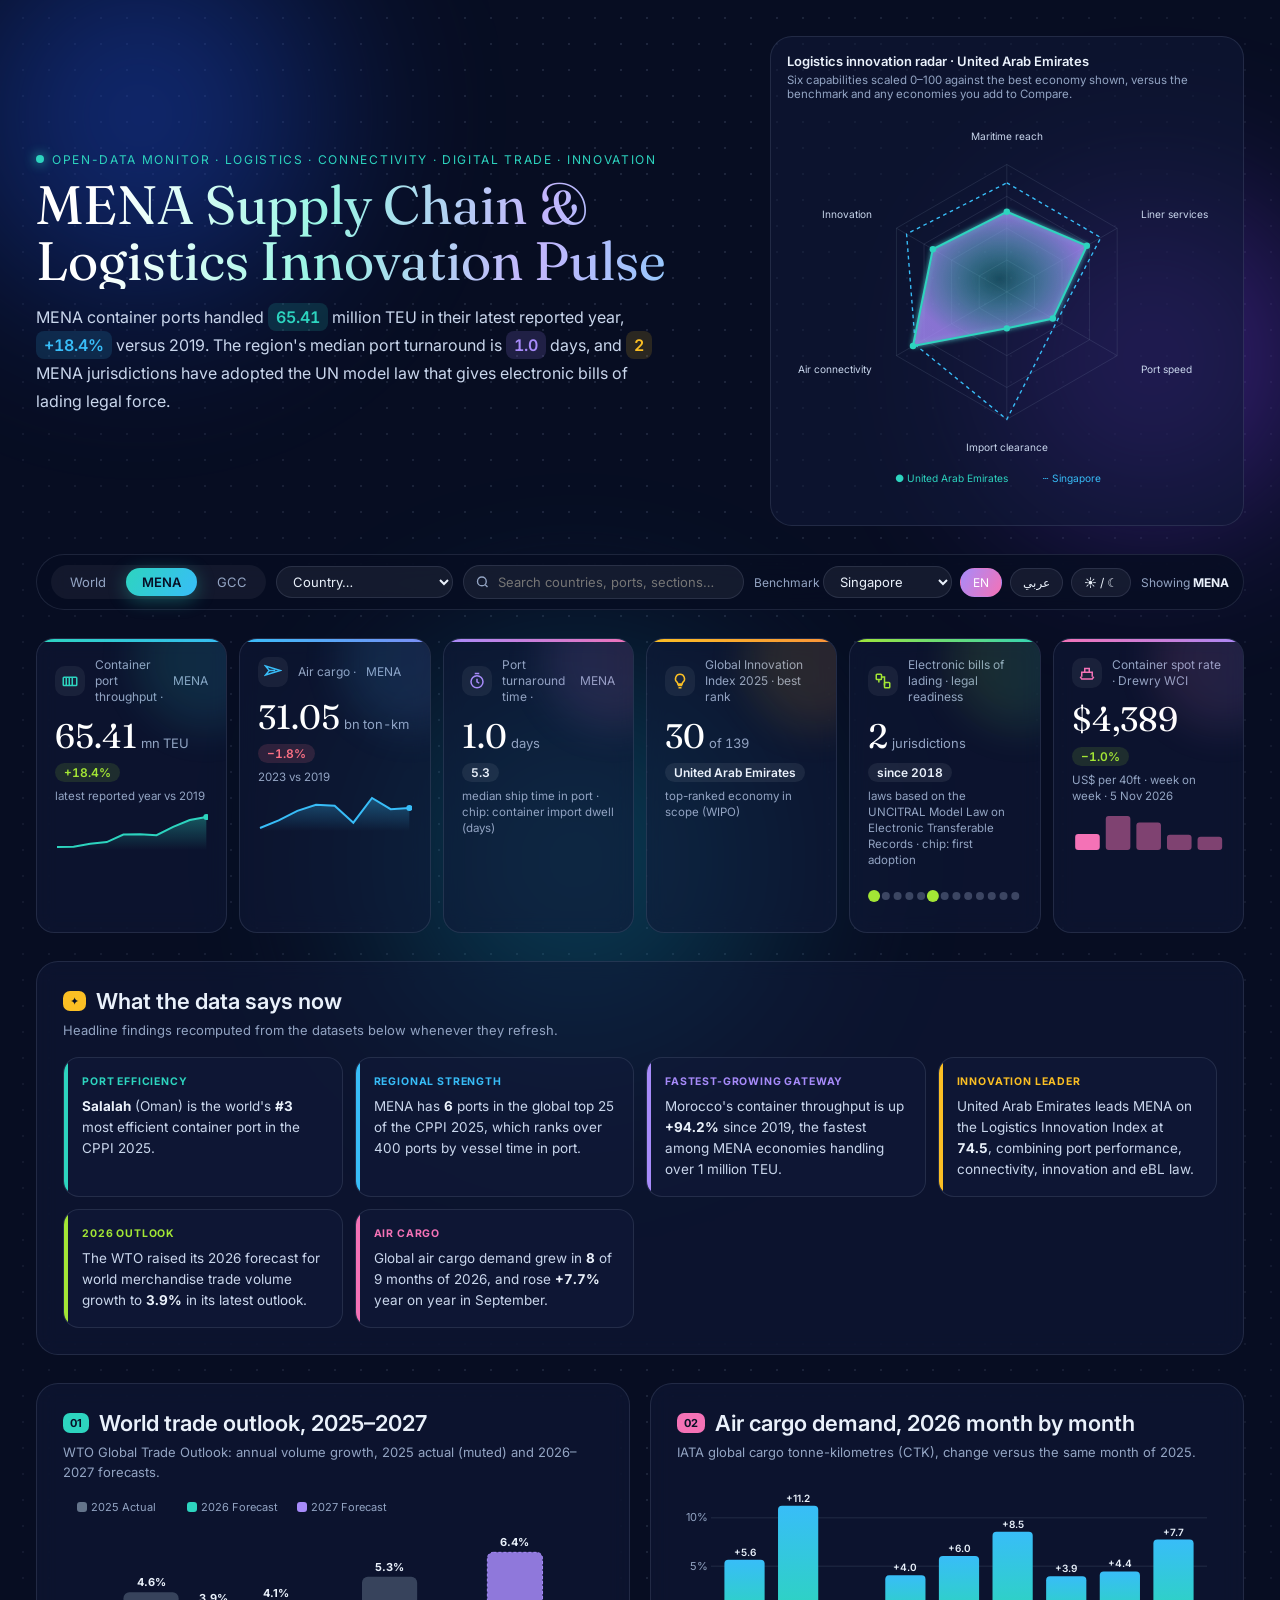
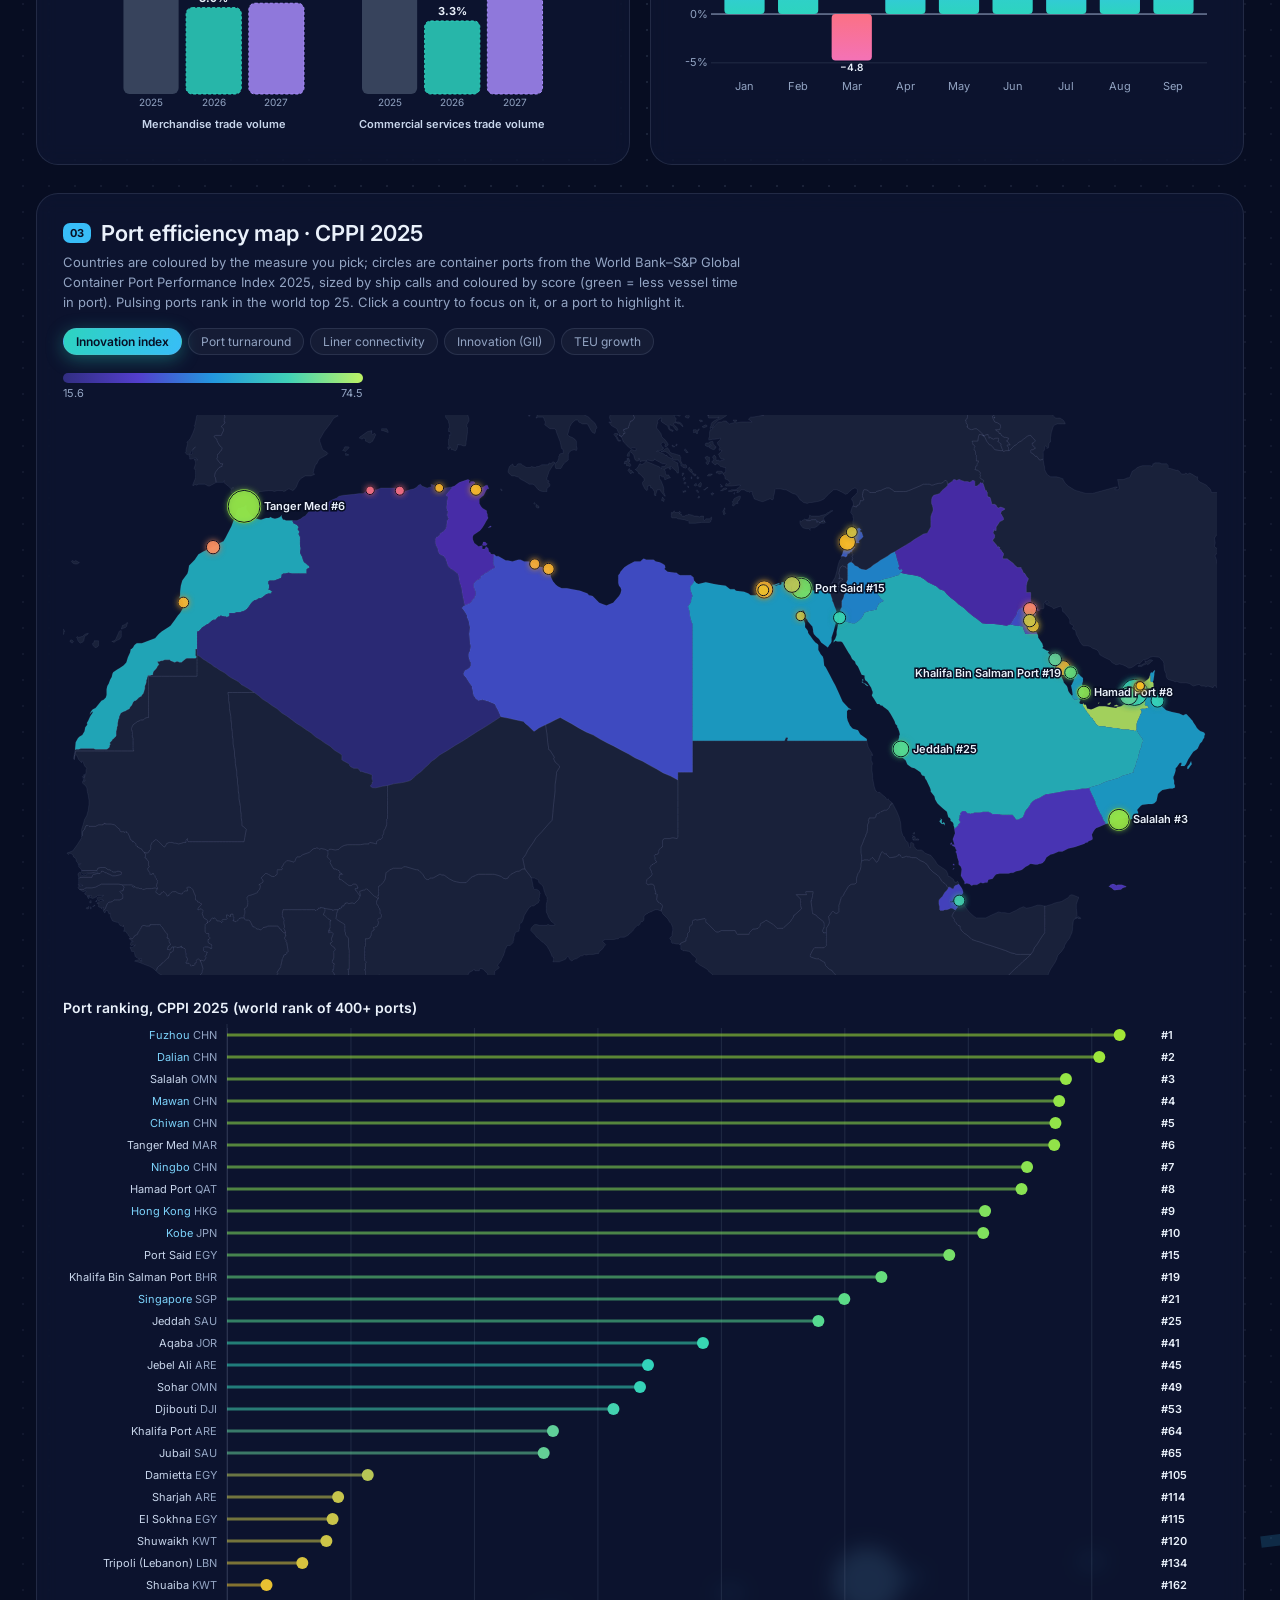
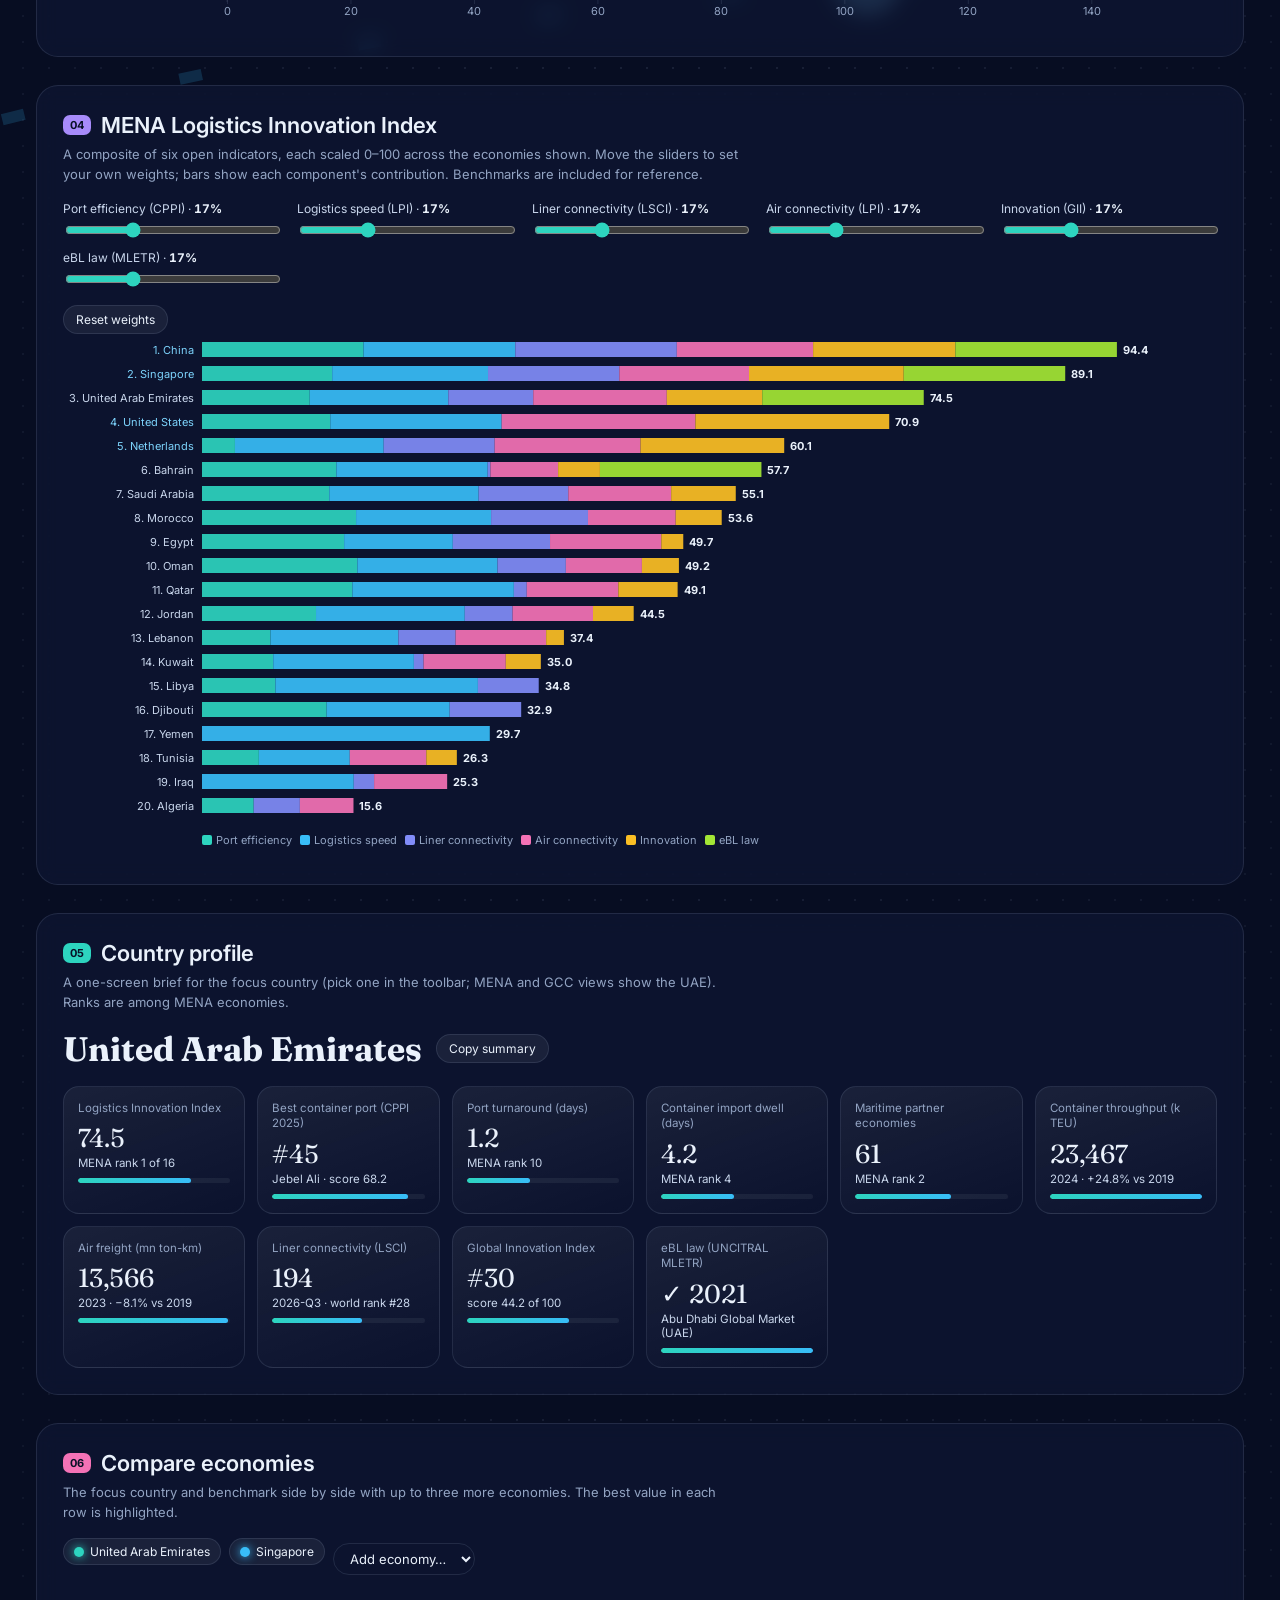
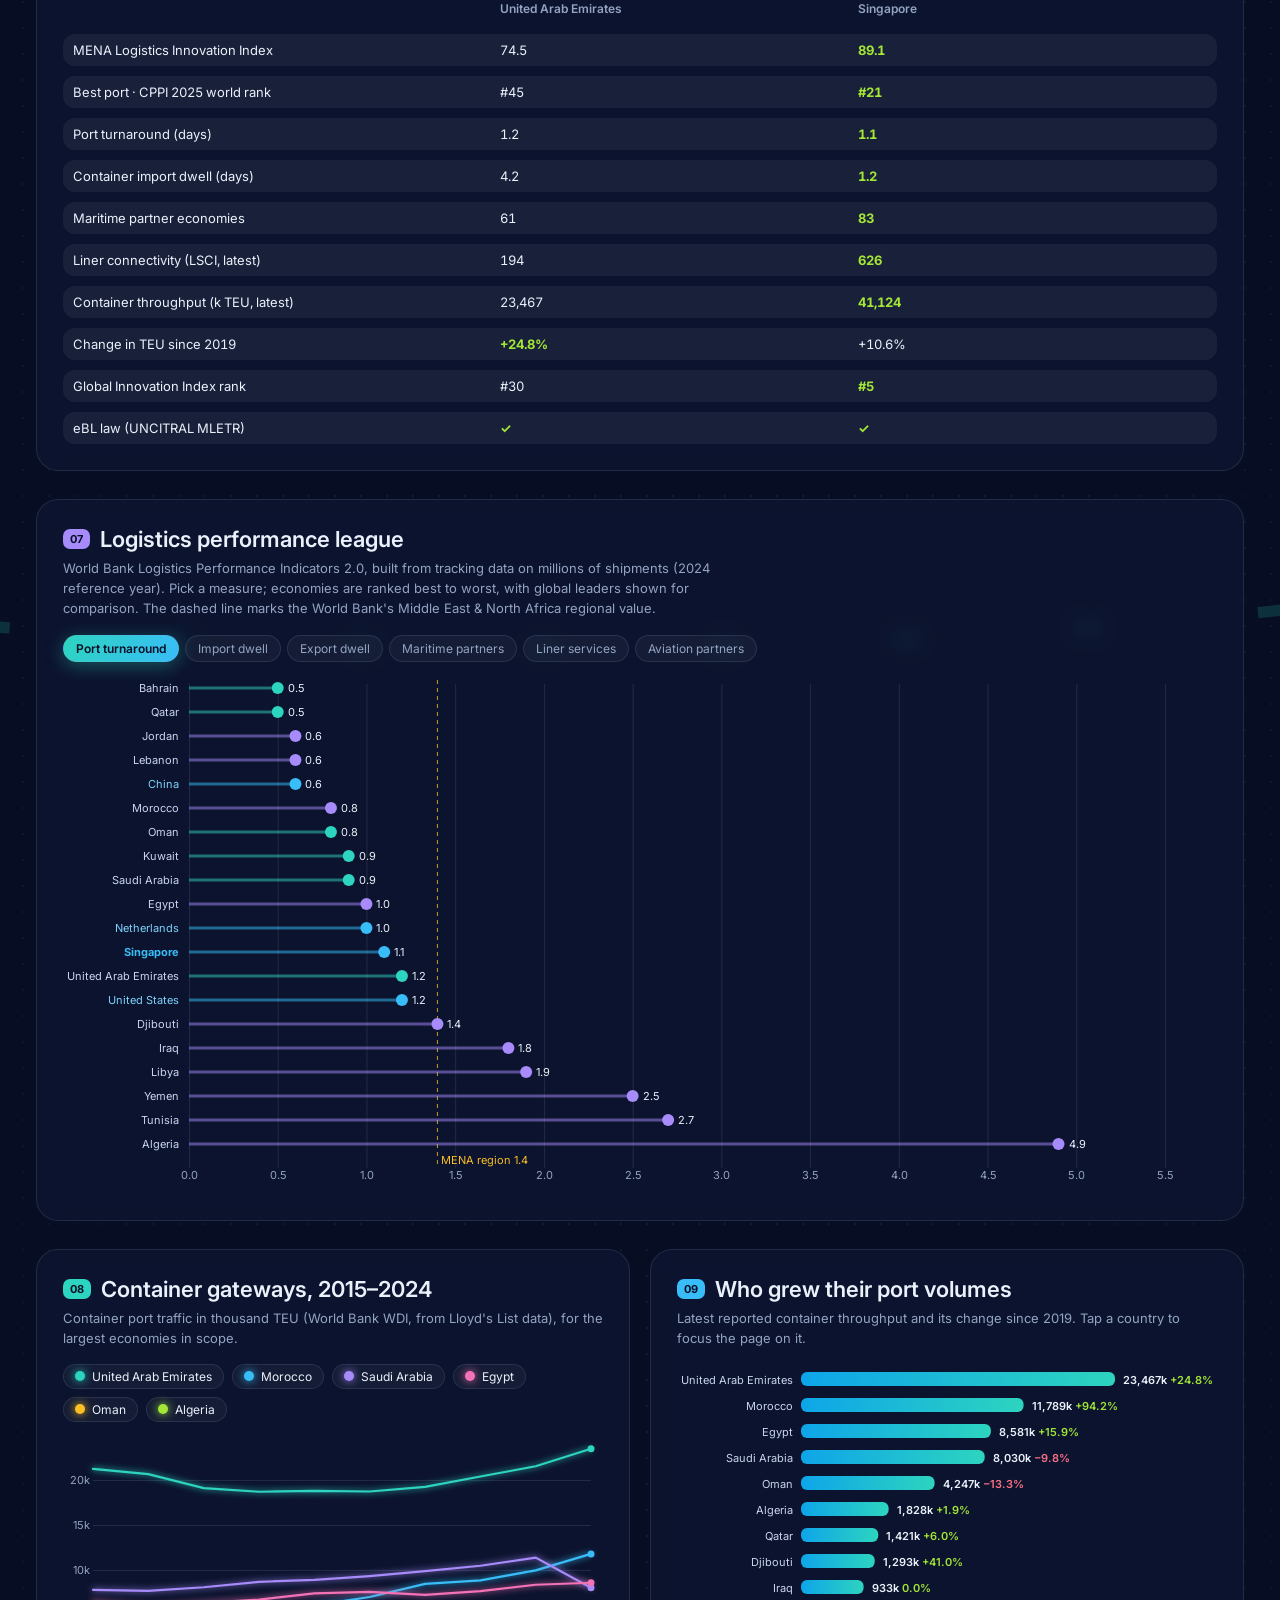
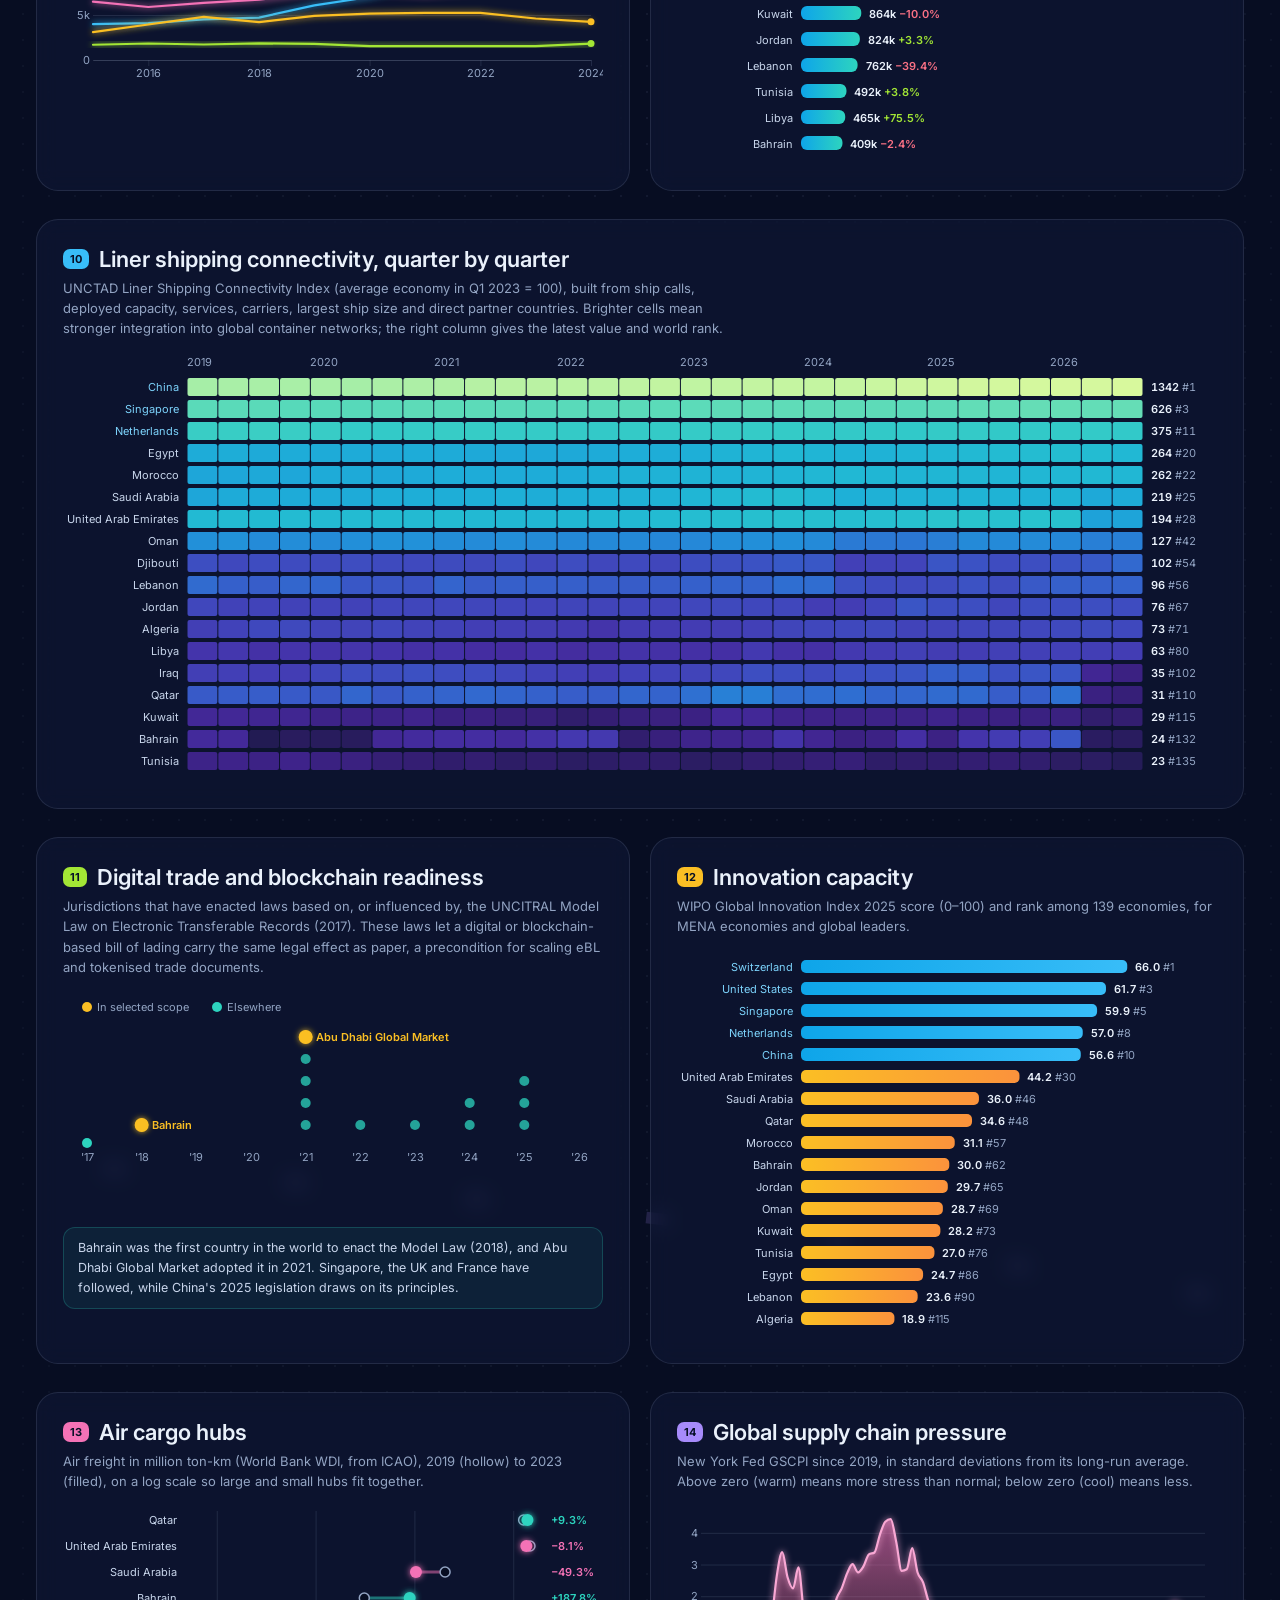
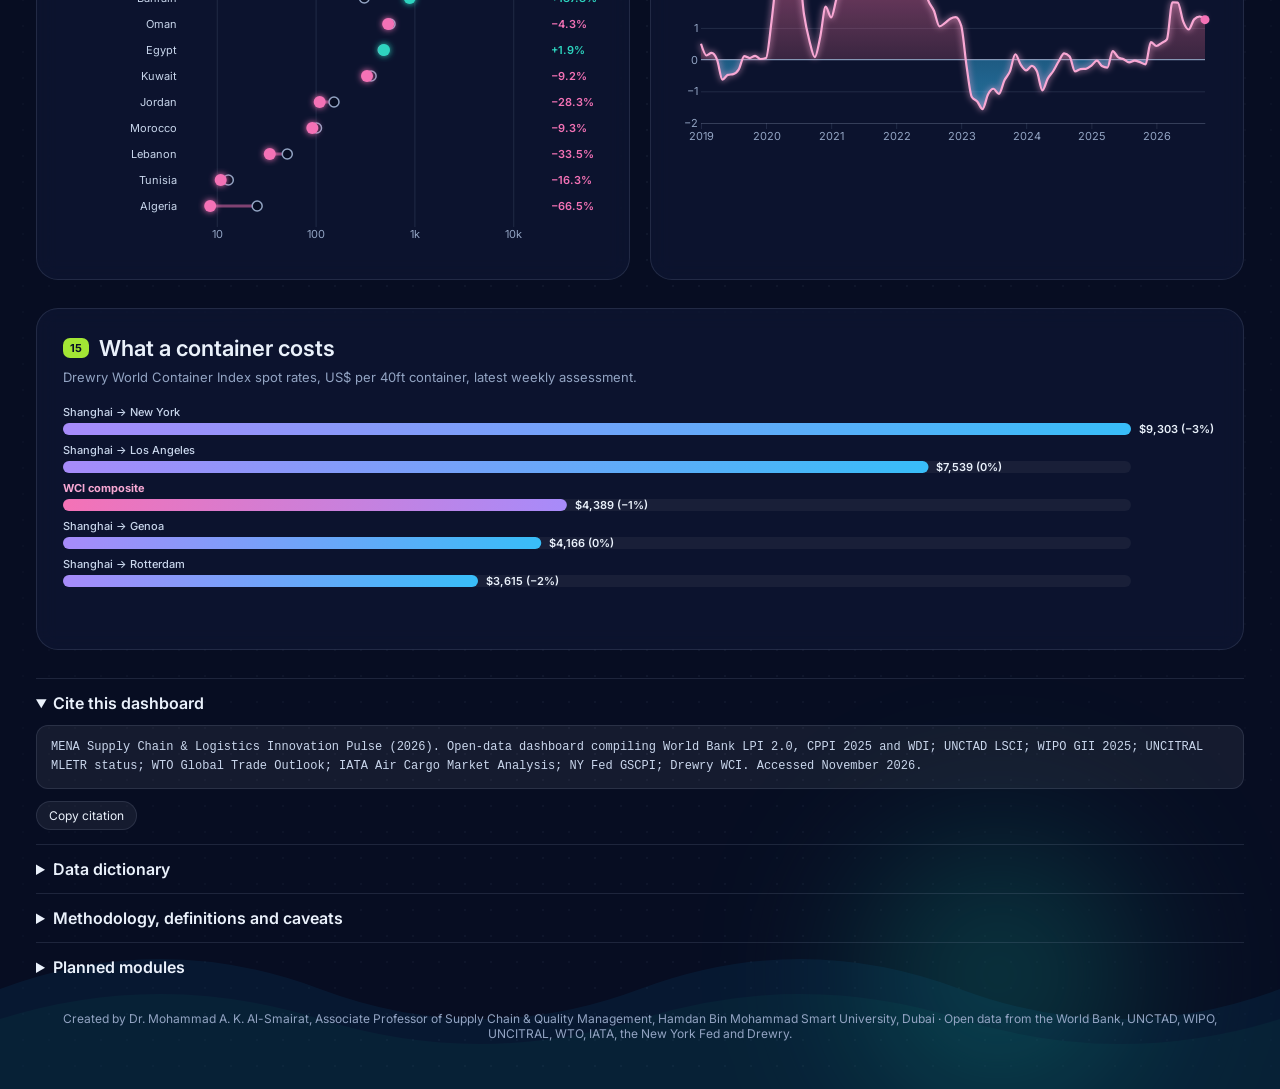
<file: index.html>
<!doctype html>
<html lang="en">
<head>
<meta charset="utf-8">
<meta name="viewport" content="width=device-width, initial-scale=1">
<title>MENA Supply Chain &amp; Logistics Innovation Pulse</title>
<meta name="description" content="Open-data dashboard on supply chain, logistics, port efficiency, connectivity, digital trade and innovation across MENA and the GCC.">
<meta name="author" content="Dr. Mohammad A. K. Al-Smairat">
<meta property="og:title" content="MENA Supply Chain &amp; Logistics Innovation Pulse">
<meta property="og:description" content="Open-data dashboard: port efficiency (CPPI 2025), logistics performance (LPI 2.0), liner connectivity, eBL readiness and innovation across MENA and the GCC.">
<meta property="og:type" content="website">
<meta property="og:url" content="https://mena-logistics-pulse.github.io/">
<meta name="twitter:card" content="summary_large_image">
<meta property="og:image" content="https://mena-logistics-pulse.github.io/preview.png">
<link rel="preconnect" href="https://fonts.googleapis.com"><link rel="stylesheet" href="https://fonts.googleapis.com/css2?family=Inter:wght@400;600;700&family=Fraunces:opsz,wght@9..144,400&family=Noto+Kufi+Arabic:wght@400;600&display=swap">
<link rel="stylesheet" href="style.css">
<style>html,body{margin:0;background:#070d22}.sx{--font-anthropic-sans:Inter,system-ui,sans-serif;--font-anthropic-serif:Fraunces,Georgia,serif}.dash-select{font:inherit;font-size:13px;padding:6px 12px;border:1px solid var(--line);border-radius:999px;background:transparent;color:var(--ink)}.sx-credit{font-size:12px;color:var(--mute);text-align:center;padding:8px 0 0}.sx-credit a{color:var(--teal)}</style>
<script src="d3.v7.min.js"></script>
<script src="runtime.js"></script>
</head>
<body>
<div class="sx" data-read lang="en">
  <div class="sx-bg" aria-hidden="true">
    <div class="sx-grid"></div>
    <div class="sx-blob sx-b1"></div><div class="sx-blob sx-b2"></div><div class="sx-blob sx-b3"></div><div class="sx-blob sx-b4"></div>
    <svg class="sx-net" viewBox="0 0 1200 800" preserveAspectRatio="xMidYMid slice"><g fill="none" stroke="#38bdf8" stroke-width="1" opacity=".35"><path class="sx-flow" stroke-dasharray="2 14" d="M-20 620 C 240 520 360 300 620 280 S 1000 120 1240 160"/><path class="sx-flow" stroke-dasharray="2 14" stroke="#2dd4bf" d="M-20 300 C 200 360 420 520 700 470 S 1080 380 1240 520"/><path class="sx-flow" stroke-dasharray="2 14" stroke="#a78bfa" d="M100 820 C 260 640 520 640 760 700 S 1060 760 1240 640"/></g><g fill="#7dd3fc" opacity=".55"><circle cx="620" cy="280" r="3"/><circle cx="700" cy="470" r="3"/><circle cx="360" cy="400" r="2"/><circle cx="1000" cy="150" r="2.5"/><circle cx="240" cy="560" r="2"/><circle cx="900" cy="410" r="2.5"/></g></svg>
    <svg class="sx-waves" viewBox="0 0 2400 220" preserveAspectRatio="none"><path d="M0 120 Q150 60 300 120 T600 120 T900 120 T1200 120 T1500 120 T1800 120 T2100 120 T2400 120 V220 H0Z" fill="#0ea5e9" opacity=".25"/><path d="M0 150 Q150 100 300 150 T600 150 T900 150 T1200 150 T1500 150 T1800 150 T2100 150 T2400 150 V220 H0Z" fill="#14b8a6" opacity=".22"/></svg>
  </div>


  <header class="sx-hero sx-in" id="overview">
    <div>
      <p class="sx-eyebrow"><span class="sx-dot"></span><span class="en">Open-data monitor · logistics · connectivity · digital trade · innovation</span><span class="ar">مرصد بيانات مفتوحة · اللوجستيات · الربط · التجارة الرقمية · الابتكار</span></p>
      <h1><span class="en">MENA Supply Chain &amp; Logistics Innovation Pulse</span><span class="ar">نبض سلاسل الإمداد والابتكار اللوجستي في الشرق الأوسط وشمال أفريقيا</span></h1>
      <p class="sx-lede"><span class="en">MENA container ports handled <span class="sx-hl t" data-draw="lede-teu" data-source="teu_summary" data-field="teu_latest_m" data-where="key=MENA">—</span> million TEU in their latest reported year, <span class="sx-hl s" data-draw="lede-teu-d" data-source="teu_summary" data-field="change_vs_2019_pct" data-where="key=MENA">—</span> versus 2019. The region's median port turnaround is <span class="sx-hl v" data-draw="lede-tat" data-source="lpi_scope" data-field="port_turnaround_days" data-where="key=MENA">—</span> days, and <span class="sx-hl a" data-draw="lede-ebl" data-source="mletr_scope" data-field="adopters" data-where="key=MENA">—</span> MENA jurisdictions have adopted the UN model law that gives electronic bills of lading legal force.</span><span class="ar">تعاملت موانئ الحاويات في المنطقة مع <span class="sx-hl t" data-draw="lede-teu">—</span> مليون حاوية نمطية في آخر سنة متاحة، بتغيّر <span class="sx-hl s" data-draw="lede-teu-d">—</span> مقارنة بعام 2019. يبلغ وسيط زمن بقاء السفن في الموانئ <span class="sx-hl v" data-draw="lede-tat">—</span> يوم، وتبنّت <span class="sx-hl a" data-draw="lede-ebl">—</span> ولايات قضائية في المنطقة القانون النموذجي الذي يمنح سندات الشحن الإلكترونية قوة قانونية.</span></p>
    </div>
    <div class="sx-radar" id="radar">
      <h3><span class="en">Logistics innovation radar</span><span class="ar">رادار الابتكار اللوجستي</span> · <span data-draw="radar-name">—</span></h3>
      <p><span class="en">Six capabilities scaled 0–100 against the best economy shown, versus the benchmark and any economies you add to Compare.</span><span class="ar">ست قدرات بمقياس 0–100 مقارنة بأفضل اقتصاد، مع الاقتصاد المرجعي وأي اقتصادات تضيفها للمقارنة.</span></p>
      <div class="sx-radar-c" data-draw="radar" data-source="readiness"></div>
    </div>
  </header>

  <div class="sx-bar" id="scope-bar" role="toolbar" aria-label="Scope and tools">
    <div class="sx-seg">
      <button type="button" data-scope="World" aria-pressed="false"><span class="en">World</span><span class="ar">العالم</span></button>
      <button type="button" data-scope="MENA" aria-pressed="true">MENA</button>
      <button type="button" data-scope="GCC" aria-pressed="false"><span class="en">GCC</span><span class="ar">الخليج</span></button>
    </div>
    <select class="dash-select" data-draw="country" aria-label="Country" data-source="lpi"></select>
    <div class="sx-search"><svg class="mag" width="15" height="15" viewBox="0 0 24 24" fill="none" stroke="currentColor" stroke-width="2.2"><circle cx="11" cy="11" r="7"/><path d="M20 20l-3.5-3.5"/></svg><input type="search" data-search placeholder="Search countries, ports, sections…" aria-label="Search countries, ports and sections"><div class="sx-results" data-draw="search-results" role="listbox"></div></div>
    <div class="sx-tools">
      <label class="sx-asof"><span class="en">Benchmark</span><span class="ar">المرجع</span> <select class="dash-select" data-bench aria-label="Benchmark economy"><option value="SGP">Singapore</option><option value="NLD">Netherlands</option><option value="CHN">China</option><option value="USA">United States</option></select></label>
      <button type="button" class="sx-iconbtn" data-lang="en" aria-pressed="true">EN</button>
      <button type="button" class="sx-iconbtn" data-lang="ar" aria-pressed="false">عربي</button>
      <button type="button" class="sx-iconbtn" data-theme-toggle aria-pressed="false" aria-label="Light theme">☀ / ☾</button>
    </div>
    <span class="sx-asof"><span class="en">Showing</span><span class="ar">النطاق</span> <b data-draw="scope-name">—</b></span>
  </div>

  <section class="sx-kpis" id="kpis" aria-label="Headline indicators">
    <div class="sx-card sx-in" id="kpi-teu" style="--acc:linear-gradient(90deg,#2dd4bf,#38bdf8);--accs:#2dd4bf">
      <div class="sx-k-top"><span class="sx-ic"><svg width="18" height="18" viewBox="0 0 24 24" fill="none" stroke="currentColor" stroke-width="2"><rect x="3" y="7" width="18" height="11" rx="1"/><path d="M7 7v11M11 7v11M15 7v11"/></svg></span><span class="en">Container port throughput · </span><span class="ar">إنتاجية موانئ الحاويات · </span><span data-draw="k-teu-scope">—</span></div>
      <span class="sx-k-val"><span data-draw="k-teu" data-source="teu_summary" data-field="teu_latest_m" data-where="key=MENA">—</span><small>mn TEU</small></span>
      <span class="sx-chip" data-draw="k-teu-d" data-source="teu_summary" data-field="change_vs_2019_pct" data-where="key=MENA">—</span>
      <span class="sx-k-unit"><span class="en">latest reported year vs 2019</span><span class="ar">آخر سنة مقارنة بـ 2019</span></span>
      <div class="sx-spark" data-draw="sp-teu" data-source="teu"></div>
    </div>
    <div class="sx-card sx-in" id="kpi-air" style="--acc:linear-gradient(90deg,#38bdf8,#818cf8);--accs:#38bdf8">
      <div class="sx-k-top"><span class="sx-ic"><svg width="18" height="18" viewBox="0 0 24 24" fill="none" stroke="currentColor" stroke-width="2"><path d="M2 16l20-6-20-6 5 6-5 6zM7 10h8"/></svg></span><span class="en">Air cargo · </span><span class="ar">الشحن الجوي · </span><span data-draw="k-air-scope">—</span></div>
      <span class="sx-k-val"><span data-draw="k-air" data-source="air_summary" data-field="air_latest_bn" data-where="key=MENA">—</span><small>bn ton-km</small></span>
      <span class="sx-chip" data-draw="k-air-d" data-source="air_summary" data-field="change_vs_2019_pct" data-where="key=MENA">—</span>
      <span class="sx-k-unit"><span class="en">2023 vs 2019</span><span class="ar">2023 مقارنة بـ 2019</span></span>
      <div class="sx-spark" data-draw="sp-air" data-source="air"></div>
    </div>
    <div class="sx-card sx-in" id="kpi-tat" style="--acc:linear-gradient(90deg,#a78bfa,#f472b6);--accs:#a78bfa">
      <div class="sx-k-top"><span class="sx-ic"><svg width="18" height="18" viewBox="0 0 24 24" fill="none" stroke="currentColor" stroke-width="2"><circle cx="12" cy="13" r="8"/><path d="M12 9v4l3 2M9 2h6"/></svg></span><span class="en">Port turnaround time · </span><span class="ar">زمن بقاء السفن · </span><span data-draw="k-tat-scope">—</span></div>
      <span class="sx-k-val"><span data-draw="k-tat" data-source="lpi_scope" data-field="port_turnaround_days" data-where="key=MENA">—</span><small>days</small></span>
      <span class="sx-chip" data-draw="k-tat-d" data-source="lpi_scope" data-field="import_dwell_days" data-where="key=MENA">—</span>
      <span class="sx-k-unit"><span class="en">median ship time in port · chip: container import dwell (days)</span><span class="ar">وسيط بقاء السفينة · الشارة: مكوث حاويات الاستيراد (أيام)</span></span>
    </div>
    <div class="sx-card sx-in" id="kpi-gii" style="--acc:linear-gradient(90deg,#fbbf24,#fb923c);--accs:#fbbf24">
      <div class="sx-k-top"><span class="sx-ic"><svg width="18" height="18" viewBox="0 0 24 24" fill="none" stroke="currentColor" stroke-width="2"><path d="M9 18h6M10 21h4M12 3a6 6 0 00-4 10.5c.7.7 1 1.5 1 2.5h6c0-1 .3-1.8 1-2.5A6 6 0 0012 3z"/></svg></span><span class="en">Global Innovation Index 2025 · best rank</span><span class="ar">مؤشر الابتكار العالمي 2025 · أفضل ترتيب</span></div>
      <span class="sx-k-val"><span data-draw="k-gii" data-source="gii_scope" data-field="best_rank" data-where="key=MENA">—</span><small>of 139</small></span>
      <span class="sx-chip" data-draw="k-gii-d" data-source="gii_scope" data-field="best_country" data-where="key=MENA">—</span>
      <span class="sx-k-unit"><span class="en">top-ranked economy in scope (WIPO)</span><span class="ar">أعلى اقتصاد ترتيباً في النطاق</span></span>
    </div>
    <div class="sx-card sx-in" id="kpi-ebl" style="--acc:linear-gradient(90deg,#a3e635,#2dd4bf);--accs:#a3e635">
      <div class="sx-k-top"><span class="sx-ic"><svg width="18" height="18" viewBox="0 0 24 24" fill="none" stroke="currentColor" stroke-width="2"><rect x="3" y="3" width="7" height="7" rx="1"/><rect x="14" y="14" width="7" height="7" rx="1"/><path d="M10 6.5h4v11M6.5 10v4"/></svg></span><span class="en">Electronic bills of lading · legal readiness</span><span class="ar">سندات الشحن الإلكترونية · الجاهزية القانونية</span></div>
      <span class="sx-k-val"><span data-draw="k-ebl" data-source="mletr_scope" data-field="adopters" data-where="key=MENA">—</span><small>jurisdictions</small></span>
      <span class="sx-chip" data-draw="k-ebl-d" data-source="mletr_scope" data-field="first_year" data-where="key=MENA">—</span>
      <span class="sx-k-unit"><span class="en">laws based on the UNCITRAL Model Law on Electronic Transferable Records · chip: first adoption</span><span class="ar">قوانين مبنية على قانون الأونسيترال النموذجي للسجلات الإلكترونية القابلة للتحويل · الشارة: أول تبنٍّ</span></span>
      <div class="sx-spark" data-draw="sp-ebl" data-source="mletr"></div>
    </div>
    <div class="sx-card sx-in" id="kpi-wci" style="--acc:linear-gradient(90deg,#f472b6,#a78bfa);--accs:#f472b6">
      <div class="sx-k-top"><span class="sx-ic"><svg width="18" height="18" viewBox="0 0 24 24" fill="none" stroke="currentColor" stroke-width="2"><path d="M3 17l2 3h14l2-3M5 17V11h14v6M9 11V6h6v5"/></svg></span><span class="en">Container spot rate · Drewry WCI</span><span class="ar">سعر شحن الحاوية الفوري · دروري</span></div>
      <span class="sx-k-val" data-draw="k-wci" data-source="wci" data-field="usd_per_feu" data-where="route=WCI composite">—</span>
      <span class="sx-chip" data-draw="k-wci-d" data-source="wci" data-field="week_on_week_pct" data-where="route=WCI composite">—</span>
      <span class="sx-k-unit">US$ per 40ft · week on week · <span data-draw="k-wci-date">—</span></span>
      <div class="sx-spark" data-draw="sp-wci" data-source="wci"></div>
    </div>
  </section>


  <section class="sx-sec" id="insights" style="--acc:var(--amber)">
    <h2><span class="sx-num">✦</span><span class="en">What the data says now</span><span class="ar">ماذا تقول البيانات الآن</span></h2>
    <p class="sx-sub"><span class="en">Headline findings recomputed from the datasets below whenever they refresh.</span><span class="ar">أبرز النتائج، تُحسب تلقائياً من البيانات أدناه عند كل تحديث.</span></p>
    <div class="sx-insights" data-draw="insights" data-source="cppi_country teu_summary mlii wto iata"></div>
  </section>
  <div class="sx-two" id="pulse">
    <section class="sx-sec" id="wto-pulse" style="--acc:var(--teal)">
    <h2><span class="sx-num">01</span><span class="en">World trade outlook, 2025–2027</span><span class="ar">آفاق التجارة العالمية 2025–2027</span></h2>
    <p class="sx-sub"><span class="en">WTO Global Trade Outlook: annual volume growth, 2025 actual (muted) and 2026–2027 forecasts.</span><span class="ar">توقعات منظمة التجارة العالمية لنمو حجم التجارة: 2025 فعلي، و2026–2027 توقعات.</span></p>
    <div class="sx-chart s" data-draw="wto-bars" data-source="wto"></div>
  </section>
  <section class="sx-sec" id="iata-pulse" style="--acc:var(--pink)">
    <h2><span class="sx-num">02</span><span class="en">Air cargo demand, 2026 month by month</span><span class="ar">الطلب على الشحن الجوي شهرياً في 2026</span></h2>
    <p class="sx-sub"><span class="en">IATA global cargo tonne-kilometres (CTK), change versus the same month of 2025.</span><span class="ar">طن-كيلومتر الشحن الجوي العالمي (IATA)، التغير مقارنة بالشهر نفسه من 2025.</span></p>
    <div class="sx-chart s" data-draw="iata-bars" data-source="iata"></div>
  </section>
  </div>

  <section class="sx-sec" id="ports" style="--acc:var(--sky)">
    <h2><span class="sx-num">03</span><span class="en">Port efficiency map · CPPI 2025</span><span class="ar">خريطة كفاءة الموانئ · CPPI 2025</span></h2>
    <p class="sx-sub"><span class="en">Countries are coloured by the measure you pick; circles are container ports from the World Bank–S&amp;P Global Container Port Performance Index 2025, sized by ship calls and coloured by score (green = less vessel time in port). Pulsing ports rank in the world top 25. Click a country to focus on it, or a port to highlight it.</span><span class="ar">تُلوَّن الدول حسب المؤشر المختار؛ والدوائر موانئ حاويات من مؤشر أداء موانئ الحاويات 2025 (البنك الدولي و S&amp;P)، حجمها حسب عدد زيارات السفن ولونها حسب الدرجة. الموانئ النابضة ضمن أفضل 25 عالمياً.</span></p>
    <div class="sx-chips" role="group" aria-label="Map colour">
      <button type="button" data-mapm="mlii" aria-pressed="true"><span class="en">Innovation index</span><span class="ar">مؤشر الابتكار</span></button>
      <button type="button" data-mapm="lpi" aria-pressed="false"><span class="en">Port turnaround</span><span class="ar">زمن بقاء السفن</span></button>
      <button type="button" data-mapm="lsci" aria-pressed="false"><span class="en">Liner connectivity</span><span class="ar">الربط الملاحي</span></button>
      <button type="button" data-mapm="gii" aria-pressed="false"><span class="en">Innovation (GII)</span><span class="ar">الابتكار GII</span></button>
      <button type="button" data-mapm="teu" aria-pressed="false"><span class="en">TEU growth</span><span class="ar">نمو الحاويات</span></button>
    </div>
    <div class="sx-legend" data-draw="map-legend" data-source="mlii lpi lsci_summary gii teu_summary"></div>
    <div class="sx-map" data-draw="map" data-source="geo cppi mlii"></div>
    <h3 class="sx-h3"><span class="en">Port ranking, CPPI 2025 (world rank of 400+ ports)</span><span class="ar">ترتيب الموانئ CPPI 2025</span></h3>
    <div class="sx-chart" data-draw="cppi-rank" data-source="cppi"></div>
  </section>
  <section class="sx-sec" id="index" style="--acc:var(--violet)">
    <h2><span class="sx-num">04</span><span class="en">MENA Logistics Innovation Index</span><span class="ar">مؤشر الابتكار اللوجستي لمنطقة الشرق الأوسط وشمال أفريقيا</span></h2>
    <p class="sx-sub"><span class="en">A composite of six open indicators, each scaled 0–100 across the economies shown. Move the sliders to set your own weights; bars show each component's contribution. Benchmarks are included for reference.</span><span class="ar">مؤشر مركّب من ستة مؤشرات مفتوحة بمقياس 0–100. حرّك المؤشرات لتحديد الأوزان؛ تُظهر الأشرطة مساهمة كل مكوّن.</span></p>
    <div class="sx-sliders">
      <label class="sx-sl"><span><span class="en">Port efficiency (CPPI)</span><span class="ar">كفاءة الموانئ</span> · <b data-draw="wlab" data-k="port_efficiency">—</b></span><input type="range" min="0" max="50" step="1" value="15" data-w="port_efficiency" aria-label="Port efficiency (CPPI) weight"></label>
      <label class="sx-sl"><span><span class="en">Logistics speed (LPI)</span><span class="ar">سرعة اللوجستيات</span> · <b data-draw="wlab" data-k="logistics_speed">—</b></span><input type="range" min="0" max="50" step="1" value="15" data-w="logistics_speed" aria-label="Logistics speed (LPI) weight"></label>
      <label class="sx-sl"><span><span class="en">Liner connectivity (LSCI)</span><span class="ar">الربط الملاحي</span> · <b data-draw="wlab" data-k="liner_connectivity">—</b></span><input type="range" min="0" max="50" step="1" value="15" data-w="liner_connectivity" aria-label="Liner connectivity (LSCI) weight"></label>
      <label class="sx-sl"><span><span class="en">Air connectivity (LPI)</span><span class="ar">الربط الجوي</span> · <b data-draw="wlab" data-k="air_connectivity">—</b></span><input type="range" min="0" max="50" step="1" value="15" data-w="air_connectivity" aria-label="Air connectivity (LPI) weight"></label>
      <label class="sx-sl"><span><span class="en">Innovation (GII)</span><span class="ar">الابتكار</span> · <b data-draw="wlab" data-k="innovation">—</b></span><input type="range" min="0" max="50" step="1" value="15" data-w="innovation" aria-label="Innovation (GII) weight"></label>
      <label class="sx-sl"><span><span class="en">eBL law (MLETR)</span><span class="ar">قانون السند الإلكتروني</span> · <b data-draw="wlab" data-k="ebl_law">—</b></span><input type="range" min="0" max="50" step="1" value="15" data-w="ebl_law" aria-label="eBL law (MLETR) weight"></label>
    </div>
    <button type="button" class="sx-iconbtn" data-wreset><span class="en">Reset weights</span><span class="ar">إعادة الأوزان</span></button>
    <div class="sx-chart" data-draw="mlii" data-source="mlii"></div>
  </section>
  <section class="sx-sec" id="profile" style="--acc:var(--teal)">
    <h2><span class="sx-num">05</span><span class="en">Country profile</span><span class="ar">ملف الدولة</span></h2>
    <p class="sx-sub"><span class="en">A one-screen brief for the focus country (pick one in the toolbar; MENA and GCC views show the UAE). Ranks are among MENA economies.</span><span class="ar">ملخص في شاشة واحدة للدولة المختارة؛ الترتيب بين اقتصادات المنطقة.</span></p>
    <div class="sx-prof-head"><h3 class="sx-prof-name" data-draw="profile-name">—</h3><button type="button" class="sx-iconbtn" data-copy-profile><span class="en">Copy summary</span><span class="ar">نسخ الملخص</span></button></div>
    <div data-draw="profile" data-source="mlii cppi_country lpi teu_summary air_summary lsci_summary gii mletr"></div>
  </section>
  <section class="sx-sec" id="compare" style="--acc:var(--pink)">
    <h2><span class="sx-num">06</span><span class="en">Compare economies</span><span class="ar">مقارنة الاقتصادات</span></h2>
    <p class="sx-sub"><span class="en">The focus country and benchmark side by side with up to three more economies. The best value in each row is highlighted.</span><span class="ar">الدولة المختارة والمرجع جنباً إلى جنب مع حتى ثلاثة اقتصادات أخرى، مع إبراز أفضل قيمة.</span></p>
    <div class="sx-cmpbar"><div class="sx-cmpbar" data-draw="cmp-chips"></div><select class="dash-select" data-draw="cmp-add" aria-label="Add an economy to compare" data-source="lpi"></select></div>
    <div class="sx-tw" data-draw="cmp-grid" data-source="mlii cppi_country lpi teu_summary lsci_summary gii mletr"></div>
  </section>
  <section class="sx-sec" id="performance" style="--acc:var(--violet)">
    <h2><span class="sx-num">07</span><span class="en">Logistics performance league</span><span class="ar">ترتيب الأداء اللوجستي</span></h2>
    <p class="sx-sub">World Bank Logistics Performance Indicators 2.0, built from tracking data on millions of shipments (2024 reference year). Pick a measure; economies are ranked best to worst, with global leaders shown for comparison. The dashed line marks the World Bank's Middle East &amp; North Africa regional value.</p>
    <div class="sx-chips" role="group" aria-label="Measure">
      <button type="button" data-metric="port_turnaround_days" aria-pressed="true">Port turnaround</button>
      <button type="button" data-metric="import_dwell_days" aria-pressed="false">Import dwell</button>
      <button type="button" data-metric="export_dwell_days" aria-pressed="false">Export dwell</button>
      <button type="button" data-metric="maritime_partner_economies" aria-pressed="false">Maritime partners</button>
      <button type="button" data-metric="liner_services" aria-pressed="false">Liner services</button>
      <button type="button" data-metric="aviation_partner_economies" aria-pressed="false">Aviation partners</button>
    </div>
    <div class="sx-chart" data-draw="league" data-source="lpi"></div>
  </section>

  <div class="sx-two">
    <section class="sx-sec" id="teu-trend" style="--acc:var(--teal)">
      <h2><span class="sx-num">08</span><span class="en">Container gateways, 2015–2024</span><span class="ar">بوابات الحاويات 2015–2024</span></h2>
      <p class="sx-sub">Container port traffic in thousand TEU (World Bank WDI, from Lloyd's List data), for the largest economies in scope.</p>
      <div class="sx-legend" data-draw="teu-legend" data-source="teu"></div>
      <div class="sx-chart s" data-draw="teu-lines" data-source="teu"></div>
    </section>
    <section class="sx-sec" id="teu-growth" style="--acc:var(--sky)">
      <h2><span class="sx-num">09</span><span class="en">Who grew their port volumes</span><span class="ar">من نمت أحجام موانئه</span></h2>
      <p class="sx-sub">Latest reported container throughput and its change since 2019. Tap a country to focus the page on it.</p>
      <div class="sx-chart s" data-draw="teu-bars" data-source="teu_summary"></div>
    </section>
  </div>

  <section class="sx-sec" id="connectivity" style="--acc:var(--sky)">
    <h2><span class="sx-num">10</span><span class="en">Liner shipping connectivity, quarter by quarter</span><span class="ar">الربط الملاحي ربعاً بربع</span></h2>
    <p class="sx-sub">UNCTAD Liner Shipping Connectivity Index (average economy in Q1 2023 = 100), built from ship calls, deployed capacity, services, carriers, largest ship size and direct partner countries. Brighter cells mean stronger integration into global container networks; the right column gives the latest value and world rank.</p>
    <div class="sx-chart" data-draw="lsci-heat" data-source="lsci lsci_summary"></div>
  </section>

  <div class="sx-two">
    <section class="sx-sec" id="digital-trade" style="--acc:var(--lime)">
      <h2><span class="sx-num">11</span><span class="en">Digital trade and blockchain readiness</span><span class="ar">جاهزية التجارة الرقمية والبلوك تشين</span></h2>
      <p class="sx-sub">Jurisdictions that have enacted laws based on, or influenced by, the UNCITRAL Model Law on Electronic Transferable Records (2017). These laws let a digital or blockchain-based bill of lading carry the same legal effect as paper, a precondition for scaling eBL and tokenised trade documents.</p>
      <div class="sx-chart s" data-draw="mletr" data-source="mletr"></div>
      <p class="sx-note">Bahrain was the first country in the world to enact the Model Law (2018), and Abu Dhabi Global Market adopted it in 2021. Singapore, the UK and France have followed, while China's 2025 legislation draws on its principles.</p>
    </section>
    <section class="sx-sec" id="innovation" style="--acc:var(--amber)">
      <h2><span class="sx-num">12</span><span class="en">Innovation capacity</span><span class="ar">القدرة على الابتكار</span></h2>
      <p class="sx-sub">WIPO Global Innovation Index 2025 score (0–100) and rank among 139 economies, for MENA economies and global leaders.</p>
      <div class="sx-chart s" data-draw="gii-bars" data-source="gii"></div>
    </section>
  </div>

  <div class="sx-two">
    <section class="sx-sec" id="air-cargo" style="--acc:var(--pink)">
      <h2><span class="sx-num">13</span><span class="en">Air cargo hubs</span><span class="ar">مراكز الشحن الجوي</span></h2>
      <p class="sx-sub">Air freight in million ton-km (World Bank WDI, from ICAO), 2019 (hollow) to 2023 (filled), on a log scale so large and small hubs fit together.</p>
      <div class="sx-chart s" data-draw="air-bars" data-source="air_summary"></div>
    </section>
    <section class="sx-sec" id="pressure" style="--acc:var(--violet)">
      <h2><span class="sx-num">14</span><span class="en">Global supply chain pressure</span><span class="ar">ضغط سلاسل الإمداد العالمية</span></h2>
      <p class="sx-sub">New York Fed GSCPI since 2019, in standard deviations from its long-run average. Above zero (warm) means more stress than normal; below zero (cool) means less.</p>
      <div class="sx-chart s" data-draw="gscpi-chart" data-source="gscpi"></div>
    </section>
  </div>

  <section class="sx-sec" id="freight" style="--acc:var(--lime)">
    <h2><span class="sx-num">15</span><span class="en">What a container costs</span><span class="ar">كلفة شحن الحاوية</span></h2>
    <p class="sx-sub">Drewry World Container Index spot rates, US$ per 40ft container, latest weekly assessment.</p>
    <div class="sx-chart s" data-draw="wci-bars" data-source="wci"></div>
  </section>


  <footer class="sx-foot" id="cite">
    <details open>
      <summary><span class="en">Cite this dashboard</span><span class="ar">الاستشهاد بهذه اللوحة</span></summary>
      <p class="sx-cite en">MENA Supply Chain &amp; Logistics Innovation Pulse (2026). Open-data dashboard compiling World Bank LPI 2.0, CPPI 2025 and WDI; UNCTAD LSCI; WIPO GII 2025; UNCITRAL MLETR status; WTO Global Trade Outlook; IATA Air Cargo Market Analysis; NY Fed GSCPI; Drewry WCI. Accessed November 2026.</p>
      <p class="sx-cite ar">نبض سلاسل الإمداد والابتكار اللوجستي في الشرق الأوسط وشمال أفريقيا (2026). لوحة بيانات مفتوحة تجمع مؤشرات البنك الدولي (LPI 2.0، CPPI 2025، WDI)، والأونكتاد (LSCI)، والويبو (GII 2025)، والأونسيترال (MLETR)، ومنظمة التجارة العالمية، وإياتا، والاحتياطي الفيدرالي في نيويورك (GSCPI)، ودروري (WCI). تاريخ الاطلاع: نوفمبر 2026.</p>
      <button type="button" class="sx-iconbtn" data-copy-cite><span class="en">Copy citation</span><span class="ar">نسخ المرجع</span></button>
    </details>
    <details>
      <summary><span class="en">Data dictionary</span><span class="ar">قاموس البيانات</span></summary>
      <div class="sx-tw"><table class="sx-dict"><thead><tr><th>Dataset</th><th>Publisher</th><th>Measures</th><th>Coverage</th><th>Frequency</th></tr></thead><tbody><tr><td><b>LPI 2.0</b></td><td>World Bank</td><td>Port turnaround, import/export dwell (days, median); maritime and aviation partner economies; liner services</td><td>2024 data, 2025 release</td><td>Shipment tracking</td></tr><tr><td><b>CPPI 2025</b></td><td>World Bank &amp; S&amp;P Global Market Intelligence</td><td>Port score (higher = less vessel time in port); world rank; ship calls</td><td>2025</td><td>Annual</td></tr><tr><td><b>Container port traffic (IS.SHP.GOOD.TU)</b></td><td>World Bank WDI / Lloyd's List</td><td>TEU (thousand)</td><td>2015–2024</td><td>Annual</td></tr><tr><td><b>Air freight (IS.AIR.GOOD.MT.K1)</b></td><td>World Bank WDI / ICAO</td><td>Million ton-km</td><td>2015–2023</td><td>Annual</td></tr><tr><td><b>LSCI</b></td><td>UNCTADstat</td><td>Index, average economy Q1 2023 = 100; world rank</td><td>2019 Q1 – 2026 Q3</td><td>Quarterly</td></tr><tr><td><b>Global Innovation Index</b></td><td>WIPO</td><td>Score 0–100; rank of 139</td><td>2025</td><td>Annual</td></tr><tr><td><b>MLETR status</b></td><td>UNCITRAL</td><td>Jurisdictions enacting the Model Law on Electronic Transferable Records; year</td><td>2017–2025</td><td>On change</td></tr><tr><td><b>Global Trade Outlook</b></td><td>WTO</td><td>Merchandise and services trade volume growth (%)</td><td>2025–2027</td><td>Twice a year</td></tr><tr><td><b>Air Cargo Market Analysis</b></td><td>IATA</td><td>Global CTK, % change year on year</td><td>Jan–Sep 2026</td><td>Monthly</td></tr><tr><td><b>GSCPI</b></td><td>Federal Reserve Bank of New York</td><td>Standard deviations from average</td><td>2019–2026</td><td>Monthly</td></tr><tr><td><b>World Container Index</b></td><td>Drewry</td><td>US$ per 40ft container, spot</td><td>Latest week</td><td>Weekly</td></tr><tr><td><b>MENA Logistics Innovation Index</b></td><td>This dashboard</td><td>Composite 0–100 of six components above</td><td>Latest available</td><td>On refresh</td></tr></tbody></table></div>
    </details>
    <details>
      <summary><span class="en">Methodology, definitions and caveats</span><span class="ar">المنهجية والتعريفات</span></summary>
      <ul>
        <li><b>MENA Logistics Innovation Index</b>: six components, each min–max scaled 0–100 across the economies shown — port efficiency (best CPPI 2025 port score), logistics speed (LPI port turnaround plus a quarter of import dwell, inverted), liner connectivity (log of latest LSCI), air connectivity (LPI aviation partner economies), innovation (GII 2025 score) and eBL law (100 if MLETR enacted, else 0). Missing components are left out and the remaining weights re-scaled. Default weights are equal, matching the score used for ranks in profile, compare and insights.</li>
        <li><b>CPPI 2025</b> scores ports on vessel time in port relative to expected time for ship size and call size; higher is better, and negative scores mean slower than expected. Ports with too few calls are not ranked.</li>
        <li><b>LPI 2.0</b> (World Bank, 2025 edition, 2024 data): turnaround and dwell times are medians in days (lower is better).</li>
        <li><b>Container throughput</b> uses each economy's latest reported year in WDI; MENA and GCC totals sum economies that report both that year and 2019.</li>
        <li><b>LSCI</b> is UNCTAD's quarterly index; values are relative to the average economy in Q1 2023 = 100.</li>
        <li><b>WTO and IATA</b> figures are global. 2026–2027 WTO values are forecasts and will be revised.</li>
        <li><b>eBL readiness</b> lists enactments reported by the UNCITRAL Secretariat.</li>
      </ul>
    </details>
    <details>
      <summary><span class="en">Planned modules</span><span class="ar">وحدات قادمة</span></summary>
      <div class="sx-road">
        <div><h3>Trade flows</h3><p>UN Comtrade and WTO Stats imports and exports by partner and product.</p></div>
        <div><h3>Paperless trade scores</h3><p>UN Global Survey on Digital and Sustainable Trade Facilitation, once 2025 results publish.</p></div>
        <div><h3>Blockchain programmes tracker</h3><p>National single windows, eBL platforms and blockchain trade pilots across the GCC.</p></div>
        <div><h3>Port congestion index</h3><p>Monthly vessel waiting-time indicators where open data allow.</p></div>
      </div>
    </details>
    <p class="sx-credit">Created by Dr. Mohammad A. K. Al-Smairat, Associate Professor of Supply Chain &amp; Quality Management, Hamdan Bin Mohammad Smart University, Dubai · Open data from the World Bank, UNCTAD, WIPO, UNCITRAL, WTO, IATA, the New York Fed and Drewry.</p>
  </footer>
</div>
<script src="calcs.js"></script>
<script src="core.js"></script>
<script src="charts.js"></script>
<script src="extra.js"></script>
</body>
</html>
</file>
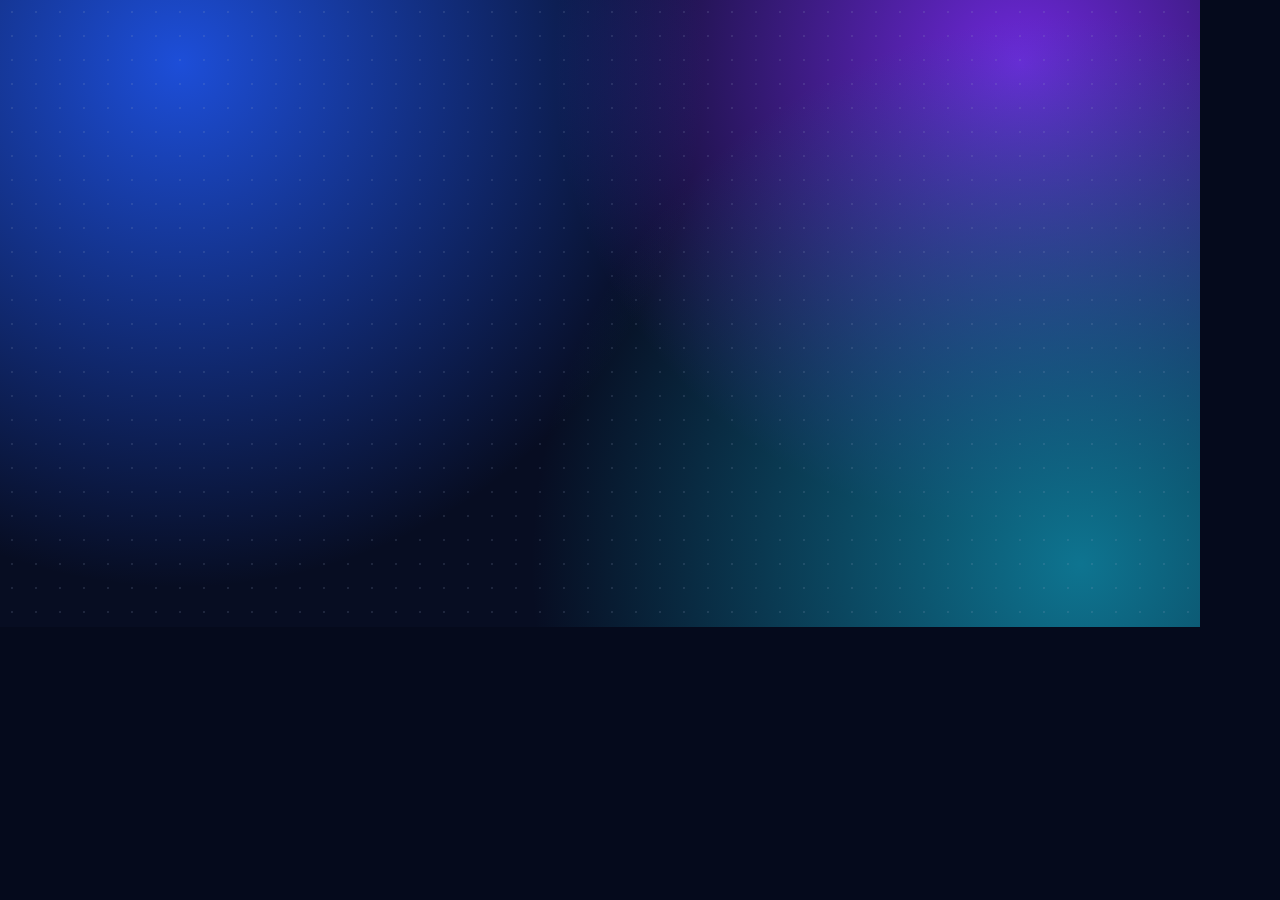
<file: insights/card.html>
<!doctype html>
<html lang="en"><head><meta charset="utf-8"><title>MENA Logistics Pulse infographic</title><meta name="robots" content="noindex">
<link rel="stylesheet" href="https://fonts.googleapis.com/css2?family=Inter:wght@400;600;800&family=Noto+Kufi+Arabic:wght@400;700;800&display=swap">
<style>
*{box-sizing:border-box}body{margin:0;background:#050a1c;font-family:Inter,system-ui,sans-serif;color:#eaf1fb}
.card{position:relative;width:1200px;height:627px;overflow:hidden;background:radial-gradient(circle at 15% 10%,#1d4ed8 0,transparent 45%),radial-gradient(circle at 90% 90%,#0e7490 0,transparent 45%),radial-gradient(circle at 85% 10%,#6d28d9 0,transparent 40%),#070d22;padding:38px 48px}
.card:before{content:"";position:absolute;inset:0;background-image:radial-gradient(rgba(148,163,195,.16) 1px,transparent 1.2px);background-size:24px 24px}
.top{position:relative;display:flex;justify-content:space-between;align-items:center;font-size:15px;letter-spacing:.12em;text-transform:uppercase;color:#2dd4bf;font-weight:600}
.top .ar{font-family:'Noto Kufi Arabic';letter-spacing:0;text-transform:none;font-size:17px}
.flag{display:none;width:34px;height:22px;margin-right:10px;vertical-align:-5px;border-radius:3px;overflow:hidden}.flag.on{display:inline-flex}
.flag i{display:block}.flag .r{width:9px;background:#ef3340}.flag .s{flex:1;display:flex;flex-direction:column}.flag .s i{flex:1}
.mid{position:relative;display:grid;grid-template-columns:1fr 1fr;gap:30px;margin-top:18px}
.big{font-weight:800;font-size:112px;line-height:.9;background:linear-gradient(100deg,#fde68a,#fbbf24 40%,#2dd4bf);-webkit-background-clip:text;background-clip:text;color:transparent}
.unit{font-size:24px;font-weight:600;margin-top:8px}
.unit-ar{font-family:'Noto Kufi Arabic';direction:rtl;font-size:24px;font-weight:700;margin-top:6px;color:#c9d6ec}
.chip{display:inline-block;margin-top:18px;padding:8px 16px;border-radius:999px;background:rgba(163,230,53,.14);color:#a3e635;font-weight:800;font-size:22px}
.chip span{font-family:'Noto Kufi Arabic';font-weight:700;margin-left:10px;font-size:18px}
.bars{display:flex;flex-direction:column;gap:9px;margin-top:4px}
.bar{display:grid;grid-template-columns:120px 1fr 80px;align-items:center;gap:10px;font-size:16px;color:#c9d6ec}
.bar b{display:block;height:24px;border-radius:7px;background:linear-gradient(90deg,#0ea5e9,#2dd4bf)}
.bar.hi{color:#fff;font-weight:800}.bar.hi b{background:linear-gradient(90deg,#f59e0b,#fde68a);box-shadow:0 0 22px rgba(251,191,36,.55)}
.bar em{font-style:normal;font-weight:700;color:#a3e635;text-align:right}
.cap{font-size:14px;color:#93a4c3;margin-bottom:6px}.cap .ar{font-family:'Noto Kufi Arabic';float:right}
.msg{position:relative;display:grid;grid-template-columns:1fr 1fr;gap:30px;margin-top:16px;font-size:19px;line-height:1.45}
.msg .ar{font-family:'Noto Kufi Arabic';direction:rtl;text-align:right;font-size:20px;line-height:1.6}
.foot{position:absolute;left:48px;right:48px;bottom:20px;display:flex;justify-content:space-between;font-size:12.5px;color:#93a4c3;border-top:1px solid rgba(148,163,195,.2);padding-top:12px}
.foot b{color:#2dd4bf}
.tiles{position:relative;display:grid;grid-template-columns:repeat(3,1fr);gap:16px;margin-top:22px}.tile{padding:14px 18px;border-radius:16px;background:rgba(17,27,58,.6);border:1px solid rgba(148,163,195,.2)}.tile .n{font-size:30px;font-weight:800;color:#2dd4bf}.tile .t{font-size:15px;color:#c9d6ec;margin-top:2px}.tile .a{font-family:'Noto Kufi Arabic';direction:rtl;text-align:right;font-size:14px;color:#93a4c3;margin-top:4px}
</style></head>
<body><div class="card" id="c"></div>
<script>
/* Data comes from the URL hash: #<base64url(JSON)>. Fields: flag ("uae" or ""), k_en, k_ar, big, u_en, u_ar, chip_en, chip_ar, cap_en, cap_ar, bars [{l,v,t,hi}], m_en, m_ar (may contain <b>), tiles [{n,t,a}], src */
function dec(h){h=h.replace(/-/g,'+').replace(/_/g,'/');while(h.length%4)h+='=';return JSON.parse(decodeURIComponent(escape(atob(h))))}
var D=dec(location.hash.slice(1)),E=function(t){return String(t==null?'':t).replace(/&/g,'&amp;').replace(/</g,'&lt;')};
var mx=Math.max.apply(null,D.bars.map(function(b){return +b.v}));
var flag=D.flag==='uae'?'<span class="flag on"><i class="r"></i><span class="s"><i style="background:#00843d"></i><i style="background:#fff"></i><i style="background:#000"></i></span></span>':'';
document.getElementById('c').innerHTML=
'<div class="top"><div>'+flag+E(D.k_en)+'</div><div class="ar">'+E(D.k_ar)+'</div></div>'+
'<div class="mid"><div><div class="big">'+E(D.big)+'</div><div class="unit">'+E(D.u_en)+'</div><div class="unit-ar">'+E(D.u_ar)+'</div><div class="chip">'+E(D.chip_en)+' <span>'+E(D.chip_ar)+'</span></div></div>'+
'<div><div class="cap">'+E(D.cap_en)+'<span class="ar">'+E(D.cap_ar)+'</span></div><div class="bars">'+D.bars.map(function(b){return '<div class="bar'+(b.hi?' hi':'')+'"><span>'+E(b.l)+'</span><b style="width:'+Math.max(3,b.v/mx*100)+'%"></b><em>'+E(b.t)+'</em></div>'}).join('')+'</div></div></div>'+
'<div class="msg"><div>'+D.m_en+'</div><div class="ar">'+D.m_ar+'</div></div>'+
'<div class="tiles">'+(D.tiles||[]).map(function(t){return '<div class="tile"><div class="n">'+E(t.n)+'</div><div class="t">'+E(t.t)+'</div><div class="a">'+E(t.a)+'</div></div>'}).join('')+'</div>'+
'<div class="foot"><span><b>MENA Supply Chain &amp; Logistics Innovation Pulse</b> · mena-logistics-pulse.github.io</span><span>Source: '+E(D.src)+' · Dr. Mohammad A.K. Alsmairat</span></div>';
</script></body></html>
</file>
<file: style.css>
#dash-root{--dash-gutter:0}
.sx{--ink:#eaf1fb;--ink2:#c9d6ec;--mute:#93a4c3;--bg:#070d22;--pop:rgba(10,18,44,.94);--track:rgba(255,255,255,.06);--line:rgba(148,163,195,.16);--glass:rgba(17,27,58,.55);--teal:#2dd4bf;--sky:#38bdf8;--violet:#a78bfa;--pink:#f472b6;--amber:#fbbf24;--coral:#fb7185;--lime:#a3e635;--orange:#fb923c;
position:relative;isolation:isolate;overflow:hidden;background:var(--bg);color:var(--ink);transition:background .6s,color .6s;font-family:var(--font-anthropic-sans);padding:clamp(16px,3vw,36px);display:flex;flex-direction:column;gap:28px;min-height:100vh}
.sx-bg{position:absolute;inset:0;z-index:-1;overflow:hidden;pointer-events:none}
.sx-blob{position:absolute;border-radius:50%;filter:blur(70px);opacity:.55}
.sx-b1{width:46vw;height:46vw;left:-12vw;top:-14vw;background:radial-gradient(circle,#1d4ed8 0,transparent 65%)}
.sx-b2{width:40vw;height:40vw;right:-10vw;top:8vw;background:radial-gradient(circle,#7c3aed 0,transparent 65%)}
.sx-b3{width:50vw;height:50vw;left:20vw;top:60vh;background:radial-gradient(circle,#0e7490 0,transparent 65%)}
.sx-b4{width:34vw;height:34vw;right:5vw;bottom:-8vw;background:radial-gradient(circle,#0f766e 0,transparent 65%)}
.sx-grid{position:absolute;inset:-50%;background-image:radial-gradient(rgba(148,163,195,.18) 1px,transparent 1.2px);background-size:26px 26px;mask-image:radial-gradient(ellipse at 50% 20%,#000 0,transparent 70%)}
.sx-net{position:absolute;inset:0;width:100%;height:100%;opacity:.5}
.sx-waves{position:absolute;left:0;right:0;bottom:0;width:200%;height:220px;opacity:.3}
@media (prefers-reduced-motion:no-preference){
.sx-b1{animation:sxf1 22s ease-in-out infinite alternate}.sx-b2{animation:sxf2 26s ease-in-out infinite alternate}.sx-b3{animation:sxf1 30s ease-in-out infinite alternate-reverse}.sx-b4{animation:sxf2 24s ease-in-out infinite alternate-reverse}
.sx-grid{animation:sxdrift 60s linear infinite}.sx-waves{animation:sxwave 18s linear infinite}
.sx-flow{animation:sxdash 3s linear infinite}
.sx-pulse{animation:sxpulse 2.4s ease-out infinite;transform-box:fill-box;transform-origin:center}
.sx-in{animation:sxin .9s cubic-bezier(.2,.7,.2,1) both}}
@keyframes sxf1{to{transform:translate(12vw,8vh) scale(1.15)}}@keyframes sxf2{to{transform:translate(-10vw,10vh) scale(.9)}}
@keyframes sxdrift{to{transform:translate(26px,26px)}}@keyframes sxwave{to{transform:translateX(-50%)}}
@keyframes sxdash{to{stroke-dashoffset:-60}}
@keyframes sxpulse{0%{transform:scale(1);opacity:.7}100%{transform:scale(2.6);opacity:0}}
@keyframes sxin{from{opacity:0;transform:translateY(14px)}}
.sx-hero{display:grid;grid-template-columns:minmax(0,1.5fr) minmax(260px,1fr);gap:24px;align-items:center}
@media (max-width:760px){.sx-hero{grid-template-columns:1fr}}
.sx-eyebrow{display:inline-flex;gap:8px;align-items:center;font-size:12px;letter-spacing:.14em;text-transform:uppercase;color:var(--teal);margin:0 0 10px}
.sx-dot{width:8px;height:8px;border-radius:50%;background:var(--teal);box-shadow:0 0 12px var(--teal)}
.sx h1{font-family:var(--font-anthropic-serif);font-weight:400;font-size:clamp(30px,4.6vw,54px);line-height:1.04;margin:0;background:linear-gradient(100deg,#fff 10%,#99f6e4 40%,#c4b5fd 70%,#7dd3fc);-webkit-background-clip:text;background-clip:text;color:transparent}
.sx-lede{font-size:16px;line-height:1.75;color:var(--ink2);max-width:64ch;margin:14px 0 0}
.sx-hl{display:inline-block;padding:0 8px;border-radius:8px;font-weight:600;font-variant-numeric:tabular-nums}
.sx-hl.t{background:rgba(45,212,191,.15);color:var(--teal)}.sx-hl.a{background:rgba(251,191,36,.15);color:var(--amber)}.sx-hl.v{background:rgba(167,139,250,.16);color:var(--violet)}.sx-hl.s{background:rgba(56,189,248,.14);color:var(--sky)}
.sx-radar{background:var(--glass);border:1px solid var(--line);border-radius:22px;padding:16px;backdrop-filter:blur(10px)}
.sx-radar h3{margin:0;font-size:13px;font-weight:600;color:var(--ink)}
.sx-radar p{margin:4px 0 0;font-size:11.5px;color:var(--mute)}
.sx-radar-c{position:relative;min-height:280px}
.sx-bar{position:sticky;top:0;z-index:8;display:flex;flex-wrap:wrap;gap:10px;align-items:center;padding:10px 14px;border:1px solid var(--line);border-radius:999px;background:color-mix(in srgb,var(--bg) 78%,transparent);backdrop-filter:blur(14px)}
.sx-seg{display:inline-flex;gap:4px;padding:3px;border-radius:999px;background:rgba(255,255,255,.05)}
.sx-seg button,.sx-chips button{font:inherit;font-size:13px;padding:6px 16px;border:0;border-radius:999px;background:transparent;color:var(--mute);cursor:pointer;transition:all .3s}
.sx-seg button[aria-pressed=true],.sx-chips button[aria-pressed=true]{background:linear-gradient(120deg,var(--teal),var(--sky));color:#071026;font-weight:600;box-shadow:0 4px 18px rgba(45,212,191,.35)}
.sx-chips{display:flex;flex-wrap:wrap;gap:6px;margin-bottom:14px}
.sx-chips button{font-size:12px;padding:5px 12px;border:1px solid var(--line);background:rgba(255,255,255,.04)}
.sx-bar .dash-select{background-color:rgba(255,255,255,.06);color:var(--ink);border-color:var(--line);border-radius:999px}
.sx-bar .dash-select option{color:#111}
.sx-asof{margin-left:auto;font-size:12px;color:var(--mute)}.sx-asof b{color:var(--ink)}
.sx-kpis{display:grid;grid-template-columns:repeat(auto-fit,minmax(min(100%,180px),1fr));gap:12px}
.sx-card{position:relative;background:var(--glass);border:1px solid var(--line);border-radius:18px;padding:18px;backdrop-filter:blur(10px);overflow:hidden;min-width:0;transition:transform .35s,box-shadow .35s}
.sx-card:hover{transform:translateY(-3px);box-shadow:0 14px 40px rgba(0,0,0,.35)}
.sx-card::before{content:"";position:absolute;inset:0 0 auto 0;height:3px;background:var(--acc)}
.sx-card::after{content:"";position:absolute;width:140px;height:140px;right:-50px;top:-50px;border-radius:50%;background:var(--acc);opacity:.12;filter:blur(20px)}
.sx-k-top{display:flex;align-items:center;gap:10px;font-size:12px;color:var(--mute);line-height:1.35}
.sx-ic{flex:none;width:30px;height:30px;border-radius:10px;display:grid;place-items:center;background:rgba(255,255,255,.06);color:var(--accs)}
.sx-k-val{display:block;font-family:var(--font-anthropic-serif);font-size:34px;line-height:1.1;margin:12px 0 6px;font-variant-numeric:tabular-nums;color:#fff}
.sx-k-val small{font-family:var(--font-anthropic-sans);font-size:13px;color:var(--mute);margin-left:4px}
.sx-chip{display:inline-block;font-size:12px;font-weight:600;padding:2px 9px;border-radius:999px;font-variant-numeric:tabular-nums;background:rgba(255,255,255,.07);color:var(--ink)}
.sx-up{color:var(--lime);background:rgba(163,230,53,.12)}.sx-dn{color:var(--coral);background:rgba(251,113,133,.14)}.sx-fl{color:var(--mute)}
.sx-k-unit{display:block;font-size:11.5px;color:var(--mute);margin-top:6px;line-height:1.4}
.sx-spark{height:36px;margin-top:10px}
.sx-sec{background:var(--glass);border:1px solid var(--line);border-radius:22px;padding:clamp(16px,2.5vw,26px);backdrop-filter:blur(10px);min-width:0}
.sx-sec h2{font-size:clamp(18px,2vw,22px);font-weight:600;margin:0;display:flex;gap:10px;align-items:center}
.sx-num{font-size:11px;font-weight:700;color:#071026;background:var(--acc,var(--sky));border-radius:7px;padding:3px 7px}
.sx-sub{font-size:13px;color:var(--mute);margin:6px 0 16px;line-height:1.55;max-width:85ch}
.sx-two{display:grid;grid-template-columns:repeat(auto-fit,minmax(min(100%,440px),1fr));gap:20px}
.sx-chart{position:relative;width:100%;min-height:260px}
.sx-chart.s{min-height:220px}
.sx-chart svg .tick text,.sx-lbl{font-size:11px;fill:var(--mute);font-family:var(--font-anthropic-sans)}
.sx-chart svg .tick line{stroke:var(--line)}.sx-chart svg .domain{stroke:var(--line)}
.sx-legend{display:flex;flex-wrap:wrap;gap:8px;margin-bottom:12px;min-height:26px}
.sx-legend span{font-size:12px;display:inline-flex;align-items:center;gap:7px;padding:4px 11px;border-radius:999px;border:1px solid var(--line);background:rgba(255,255,255,.04);color:var(--ink)}
.sx-sw{width:10px;height:10px;border-radius:50%;box-shadow:0 0 10px currentColor;display:inline-block}
.sx-tip{position:absolute;pointer-events:none;z-index:6;min-width:170px;padding:9px 11px;border-radius:12px;background:var(--pop);border:1px solid rgba(148,163,195,.3);box-shadow:0 12px 30px rgba(0,0,0,.45);font-size:12px;line-height:1.55;opacity:0;transition:opacity .2s}
.sx-tip .t{font-weight:600;margin-bottom:3px}.sx-tip .r{display:flex;justify-content:space-between;gap:14px;font-variant-numeric:tabular-nums}.sx-tip .r span:first-child{color:var(--mute)}
.sx-note{font-size:12.5px;color:var(--ink2);margin:14px 0 0;padding:10px 14px;border-radius:12px;background:rgba(45,212,191,.07);border:1px solid rgba(45,212,191,.22);line-height:1.6}
.sx-fail{font-size:13px;color:var(--mute);padding:20px 0}
.sx-foot details{border-top:1px solid var(--line);padding:14px 0}
.sx-foot summary{cursor:pointer;font-weight:600}
.sx-foot li{font-size:13px;line-height:1.65;color:var(--ink2);max-width:95ch}
.sx-road{display:grid;grid-template-columns:repeat(auto-fit,minmax(min(100%,210px),1fr));gap:12px;margin-top:12px}
.sx-road div{padding:14px;border-radius:14px;border:1px dashed rgba(148,163,195,.3)}
.sx-road h3{font-size:13px;margin:0 0 4px;color:var(--teal)}.sx-road p{font-size:12px;margin:0;color:var(--mute);line-height:1.5}
[data-dash-source-state=refreshing]{opacity:.5}

.sx svg{direction:ltr}
.sx.ar{direction:rtl;font-family:var(--font-anthropic-sans),"Noto Kufi Arabic","Segoe UI",Tahoma,sans-serif}
.sx:not(.ar) .ar,.sx.ar .en{display:none!important}
.sx.light{--ink:#0f172a;--ink2:#334155;--mute:#64748b;--line:rgba(15,23,42,.12);--glass:rgba(255,255,255,.72);--bg:#f3f7fd;--pop:rgba(255,255,255,.97);--track:rgba(15,23,42,.06)}
.sx.light .sx-blob{opacity:.28}.sx.light .sx-grid{opacity:.5}.sx.light .sx-waves{opacity:.15}
.sx.light h1{background:linear-gradient(100deg,#0f172a 10%,#0e7490 45%,#6d28d9 75%,#0369a1);-webkit-background-clip:text;background-clip:text}
.sx.light .sx-k-val{color:#0f172a}
.sx.light .sx-bar .dash-select{background-color:#fff}
.sx-tools{display:flex;gap:8px;align-items:center;flex-wrap:wrap;margin-left:auto}
.sx-iconbtn{font:inherit;font-size:12px;padding:6px 12px;border-radius:999px;border:1px solid var(--line);background:var(--track);color:var(--ink);cursor:pointer;transition:all .3s}
.sx-iconbtn:hover{border-color:var(--teal)}
.sx-iconbtn[aria-pressed=true]{background:linear-gradient(120deg,var(--violet),var(--pink));color:#fff;border-color:transparent}
.sx-search{position:relative;flex:1 1 220px;max-width:340px}
.sx-search input{width:100%;box-sizing:border-box;font:inherit;font-size:13px;padding:8px 14px 8px 34px;border-radius:999px;border:1px solid var(--line);background:var(--track);color:var(--ink);outline:none;transition:border-color .3s,box-shadow .3s}
.sx.ar .sx-search input{padding:8px 34px 8px 14px}
.sx-search input:focus{border-color:var(--teal);box-shadow:0 0 0 3px rgba(45,212,191,.2)}
.sx-search svg.mag{position:absolute;left:12px;top:50%;transform:translateY(-50%);color:var(--mute);pointer-events:none}
.sx.ar .sx-search svg.mag{left:auto;right:12px}
.sx-results{position:absolute;top:calc(100% + 6px);left:0;right:0;z-index:20;background:var(--pop);border:1px solid var(--line);border-radius:14px;box-shadow:0 18px 40px rgba(0,0,0,.35);max-height:340px;overflow:auto;padding:6px}
.sx-results:empty{display:none}
.sx-res{display:flex;align-items:center;gap:10px;width:100%;text-align:start;font:inherit;font-size:13px;padding:8px 10px;border:0;border-radius:10px;background:transparent;color:var(--ink);cursor:pointer}
.sx-res:hover,.sx-res:focus{background:var(--track);outline:none}
.sx-res small{color:var(--mute);margin-inline-start:auto;font-size:11px}
.sx-tag{font-size:10px;font-weight:700;text-transform:uppercase;letter-spacing:.06em;padding:2px 7px;border-radius:6px;background:rgba(45,212,191,.15);color:var(--teal)}
.sx-tag.p{background:rgba(56,189,248,.15);color:var(--sky)}.sx-tag.s{background:rgba(167,139,250,.16);color:var(--violet)}
.sx-cmpbar{display:flex;flex-wrap:wrap;gap:8px;align-items:center;margin-bottom:14px}
.sx-cchip{display:inline-flex;align-items:center;gap:6px;font-size:12px;padding:5px 10px;border-radius:999px;border:1px solid var(--line);background:var(--track);color:var(--ink)}
.sx-cchip button{border:0;background:none;color:var(--mute);cursor:pointer;font-size:14px;line-height:1;padding:0}
.sx-cmp{display:grid;gap:10px}
.sx-cmp-row{display:grid;grid-template-columns:minmax(150px,1.2fr) repeat(var(--n),minmax(90px,1fr));gap:8px;align-items:center;font-size:13px;padding:8px 10px;border-radius:12px;background:var(--track)}
.sx-cmp-row.h{background:transparent;font-weight:600;font-size:12px;color:var(--mute)}
.sx-cmp-row span{font-variant-numeric:tabular-nums}
.sx-cmp-best{color:var(--lime);font-weight:700}
.sx-map{position:relative;width:100%;min-height:360px}
.sx-sliders{display:grid;grid-template-columns:repeat(auto-fit,minmax(min(100%,180px),1fr));gap:10px 18px;margin-bottom:16px}
.sx-sl{display:flex;flex-direction:column;gap:4px;font-size:12px;color:var(--ink2)}
.sx-sl input{width:100%;accent-color:var(--teal)}
.sx-sl b{font-variant-numeric:tabular-nums;color:var(--ink)}
.sx-prof-head{display:flex;flex-wrap:wrap;align-items:center;gap:14px;margin-bottom:16px}
.sx-prof-name{font-family:var(--font-anthropic-serif);font-size:clamp(24px,3vw,34px);margin:0}
.sx-tiles{display:grid;grid-template-columns:repeat(auto-fill,minmax(min(100%,180px),1fr));gap:12px}
.sx-tile{position:relative;border-radius:16px;padding:14px;border:1px solid var(--line);background:linear-gradient(160deg,var(--track),transparent);overflow:hidden}
.sx-tile .l{font-size:11.5px;color:var(--mute);line-height:1.35}
.sx-tile .v{font-family:var(--font-anthropic-serif);font-size:26px;margin:6px 0 2px;font-variant-numeric:tabular-nums}
.sx-tile .r{font-size:11.5px;color:var(--ink2)}
.sx-tile .bar{height:5px;border-radius:5px;background:var(--track);margin-top:8px;overflow:hidden}
.sx-tile .bar i{display:block;height:100%;border-radius:5px;background:linear-gradient(90deg,var(--teal),var(--sky));width:0;transition:width 1.2s cubic-bezier(.2,.7,.2,1)}
.sx-insights{display:grid;grid-template-columns:repeat(auto-fit,minmax(min(100%,240px),1fr));gap:12px}
.sx-ins{position:relative;padding:16px 16px 16px 18px;border-radius:16px;border:1px solid var(--line);background:var(--glass);font-size:13.5px;line-height:1.55;color:var(--ink2);overflow:hidden}
.sx-ins::before{content:"";position:absolute;inset:0 auto 0 0;width:4px;background:var(--c,var(--teal))}
.sx.ar .sx-ins::before{inset:0 0 0 auto}
.sx-ins b{color:var(--ink);font-variant-numeric:tabular-nums}
.sx-ins .k{display:block;font-size:10.5px;font-weight:700;letter-spacing:.08em;text-transform:uppercase;color:var(--c,var(--teal));margin-bottom:6px}
.sx-cite{font-family:ui-monospace,SFMono-Regular,Menlo,monospace;font-size:12px;line-height:1.6;padding:12px 14px;border-radius:12px;background:var(--track);border:1px solid var(--line);color:var(--ink2);white-space:pre-wrap;word-break:break-word}
.sx-dict{width:100%;border-collapse:collapse;font-size:12.5px}
.sx-dict th,.sx-dict td{text-align:start;padding:7px 8px;border-bottom:1px solid var(--line);vertical-align:top;color:var(--ink2)}
.sx-dict th{color:var(--mute);font-weight:600;font-size:11.5px}
.sx-tw{overflow-x:auto}
.sx-mini{display:grid;grid-template-columns:repeat(auto-fit,minmax(min(100%,300px),1fr));gap:20px}
.sx-btn.copied::after,.sx-iconbtn.copied::after{content:" ✓";color:var(--lime)}
.sx-h3{font-size:14px;font-weight:600;margin:20px 0 8px;color:var(--ink2)}
.sx h2,.sx h3,.sx .sx-prof-name{color:var(--ink)}
.sx .sx-iconbtn{color:var(--ink)}
.sx .sx-iconbtn[aria-pressed=true]{color:#fff}
</file>
